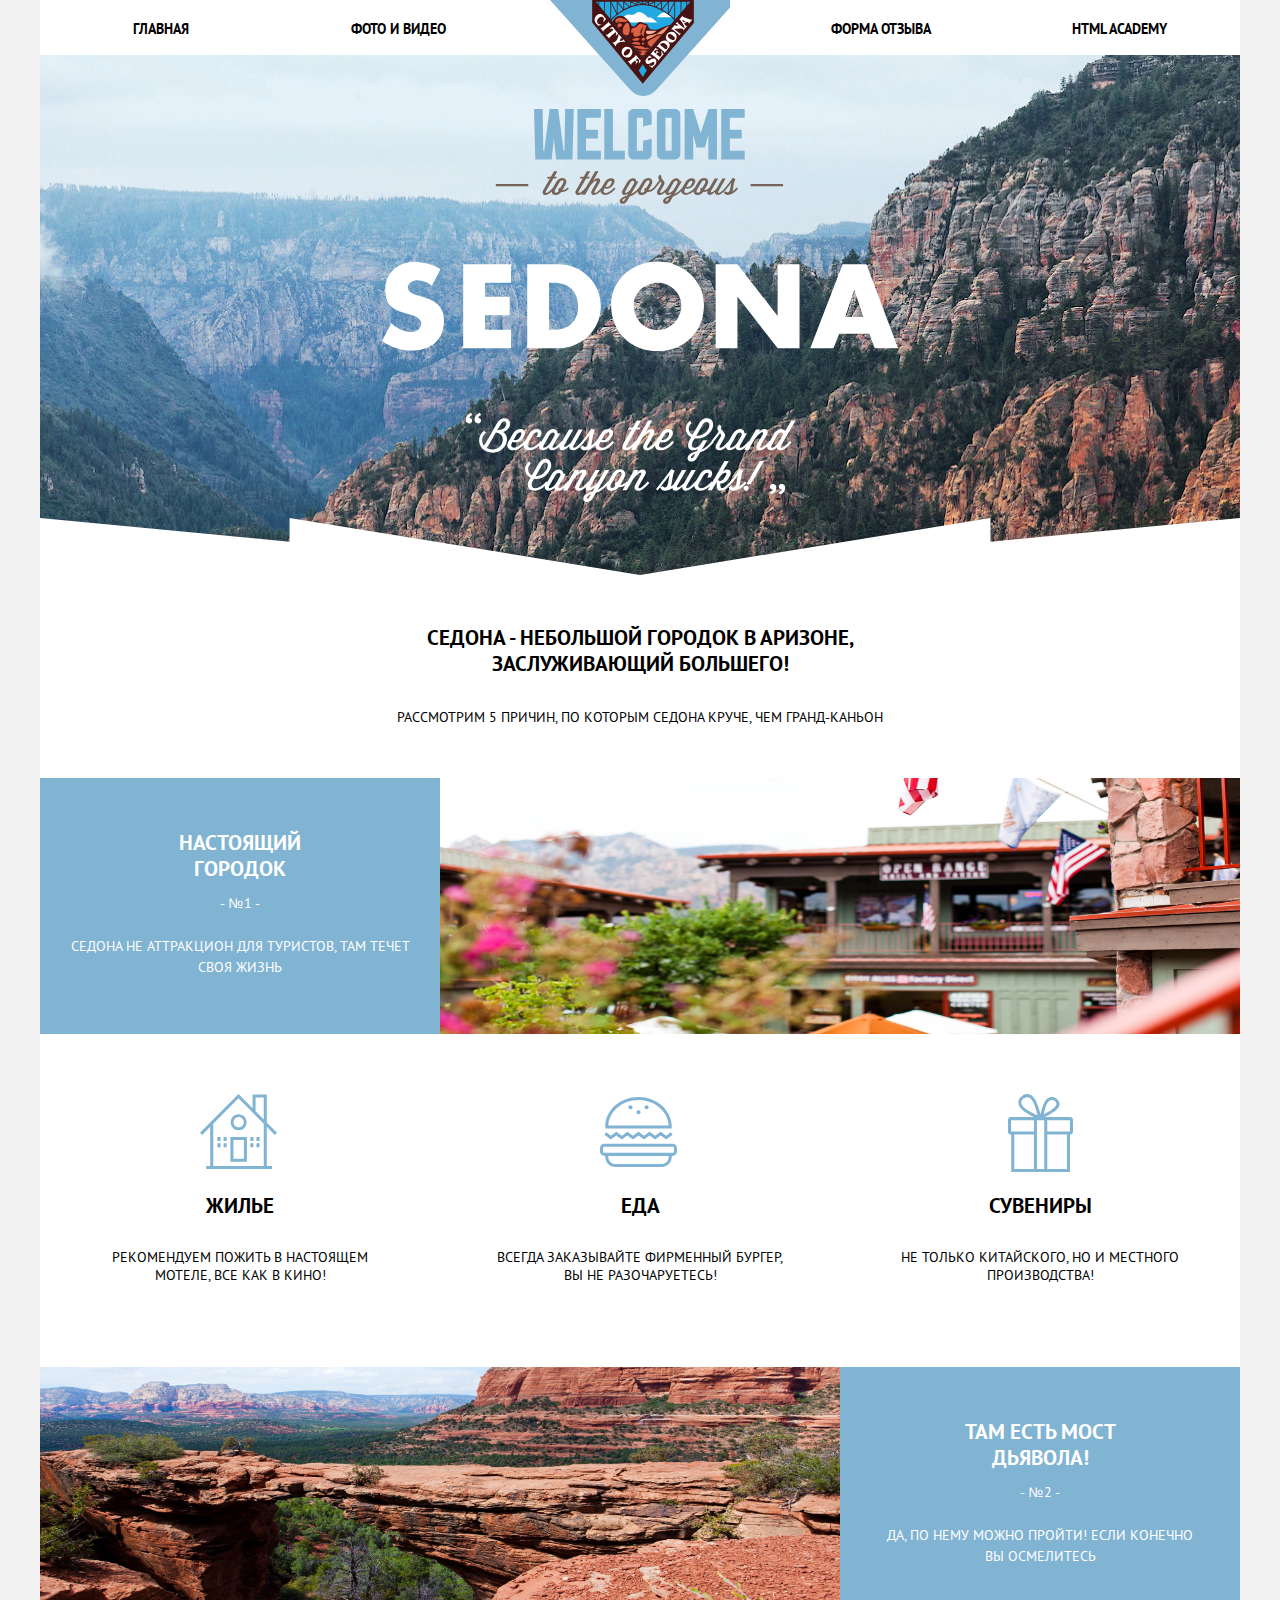
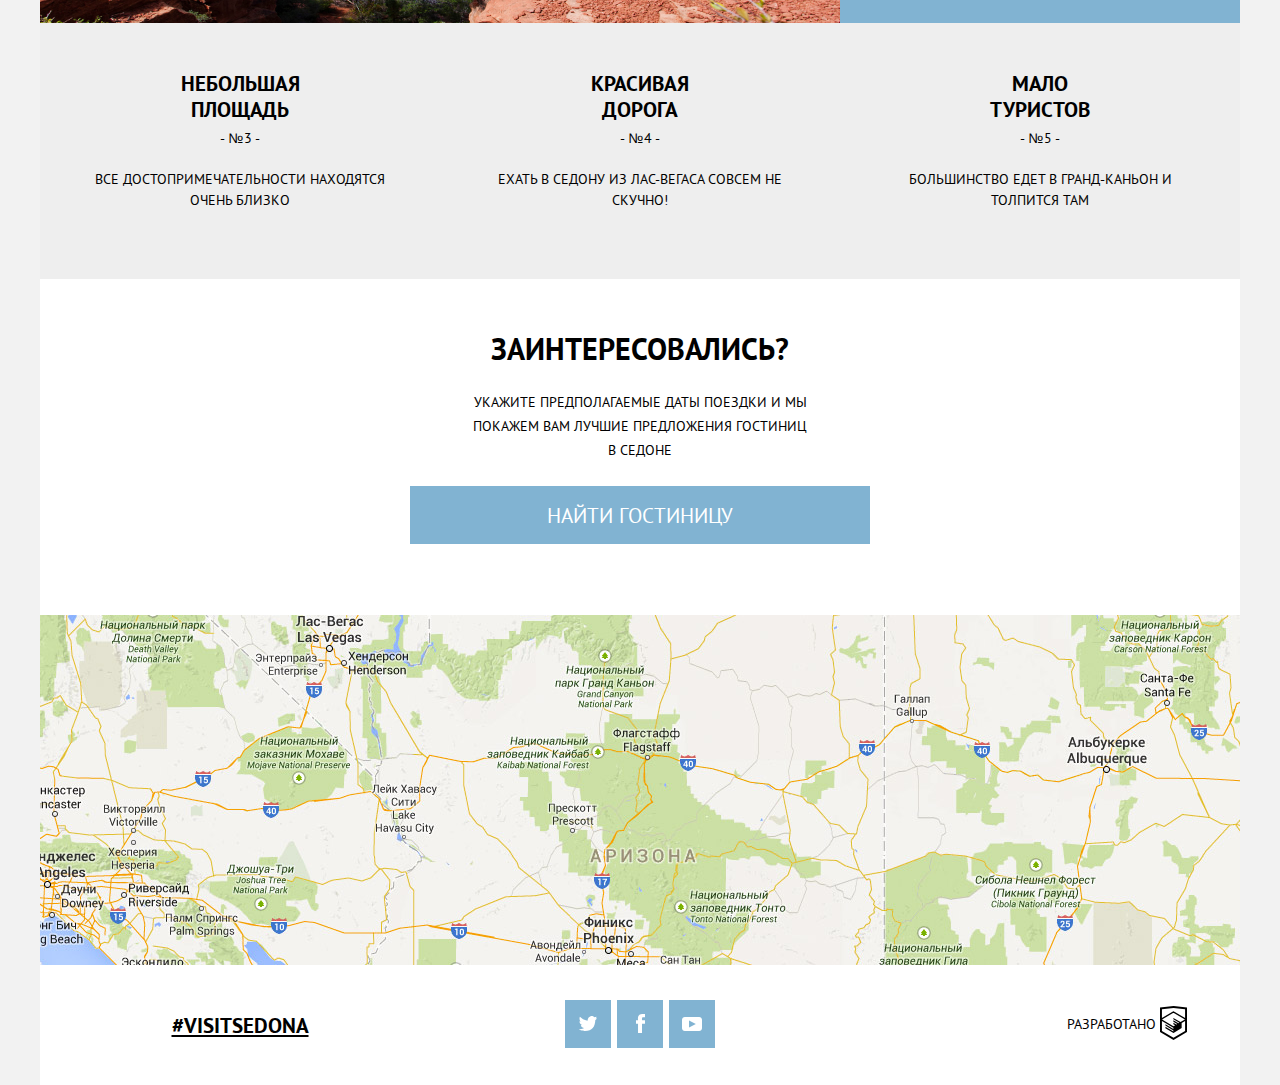
<file: index.html>
<!DOCTYPE html>
<html lang="ru">
  <head>
    <meta charset="utf-8">
    <meta name="viewport" content="width=device-width, initial-scale=1">
    <title>HTML Academy: Седона</title>
    <link href="css/style.css" rel="stylesheet">
  </head>
  <body>
    <header class="main-header main-header--index">
      <nav class="nav-block  nav-block--index">
        <ul class="nav-block__items">
          <div class="nav-block__wrapper">
            <li class="nav-block__item  nav-block__item--small nav-block__item--cross">
              <a class="nav-block__content">Главная</a>
            </li>
            <li class="nav-block__item  nav-block__item--right">
              <a class="nav-block__content" href="photo.html">Фото и видео</a>
            </li>
          </div>
          <div class="nav-block__wrapper">
            <li class="nav-block__item  nav-block__item--left">
              <a class="nav-block__content" href="form.html">Форма отзыва</a>
            </li>
            <li class="nav-block__item  nav-block__item--small  nav-block__item--academy">
              <a class="nav-block__content" href="">HTML Academy</a>
            </li>
          </div>
          <li class="nav-block__item nav-block__item--menu">
          </li>
        </ul>
      </nav>
      <div class="main-header__logo"></div>
      <div class="main-header__welcome-text"></div>
      <h1 class="main-header__title">Седона - небольшой городок в Аризоне, заслуживающий большего!</h1>
      <p class="main-header__text">Рассмотрим 5 причин, по которым Седона круче, чем Гранд-Каньон</p>
    </header>
    <main class="index-main">
      <section class="five-reasons">
        <div class="five-reasons__blue-wrapper  five-reasons__blue-wrapper--shaped  five-reasons__blue-wrapper--left">
          <h2 class="five-reasons__title">Настоящий городок</h2>
          <span class="five-reasons__text">- №1 -</span>
          <p class="five-reasons__text">Седона не аттракцион для туристов, там течет своя жизнь</p>
        </div>
        <div class="five-reasons__image-wrapper">
          <img class="five-reasons__picture" src="img/photo-city.jpg" srcset="img/photo-city@2x.jpg" alt="Фотография">
        </div>
      </section>
      <section class="five-reasons">
        <ul class="five-reasons__list">
          <li class="five-reasons__list-item  five-reasons__list-item--cottage">
            <h3>Жилье</h3>
            <p>Рекомендуем пожить в настоящем мотеле, все как в кино!</p>
          </li>
          <li class="five-reasons__list-item five-reasons__list-item--souvenir">
            <h3>Сувениры</h3>
            <p>Не только китайского, но и местного производства!</p>
          </li>
          <li class="five-reasons__list-item five-reasons__list-item--hamburger">
            <h3>Еда</h3>
            <p>Всегда заказывайте фирменный бургер, вы не разочаруетесь!</p>
          </li>
        </ul>
      </section>
      <section class="five-reasons">
        <div class="five-reasons__blue-wrapper  five-reasons__blue-wrapper--right">
          <h2 class="five-reasons__title">Там есть Мост Дьявола!</h2>
          <span class="five-reasons__text">- №2 -</span>
          <p class="five-reasons__text">Да, по нему можно пройти! Если конечно вы осмелитесь</p>
        </div>
        <div class="five-reasons__image-wrapper">
          <img class="five-reasons__picture" src="img/photo-bridge.jpg" srcset="img/photo-bridge@2x.jpg" alt="Фотография">
        </div>
      </section>
      <div class="section-wrapper">
        <section class="five-reasons  five-reasons--small">
          <div class="five-reasons__wrapper">
            <h2 class="five-reasons__title">Небольшая площадь</h2>
            <span class="five-reasons__text">- №3 -</span>
            <p class="five-reasons__text">Все достопримечательности находятся очень близко</p>
          </div>
        </section>
        <section class="five-reasons  five-reasons--small">
          <div class="five-reasons__wrapper">
            <h2 class="five-reasons__title">Красивая дорога</h2>
            <span class="five-reasons__text">- №4 -</span>
            <p class="five-reasons__text">Ехать в Седону из Лас-Вегаса совсем не скучно!</p>
          </div>
        </section>
        <section class="five-reasons  five-reasons--small">
          <div class="five-reasons__wrapper">
            <h2 class="five-reasons__title">Мало туристов</h2>
            <span class="five-reasons__text">- №5 -</span>
            <p class="five-reasons__text">Большинство едет в Гранд-Каньон и толпится там</p>
          </div>
        </section>
      </div>
      <div class="interested">
      <h2 class="interested__title">Заинтересовались?</h2>
      <p class="interested__text">Укажите предполагаемые даты поездки и мы покажем вам лучшие предложения гостиниц в Седоне</p>
      <a class="btn">Найти гостиницу</a>
      </div>
      <div class="map">
      </div>
    </main>
    <footer class="main-footer">
      <div class="main-footer__hashteg-wrapper">
        <a class="main-footer__hashteg" href="#">#VisitSedona</a>
      </div>
      <div class="social-links">
        <a class="social-links__link  social-links__link--tw" href="#"></a>
        <a class="social-links__link  social-links__link--fb" href="#"></a>
        <a class="social-links__link  social-links__link--youtube" href="#"></a>
      </div>
      <div class="main-footer__developed-wrapper">
        <span class="main-footer__developed-by">Разработано <a class="main-footer__logo" href="#"><span class="hidden">HTML Academy</span></a></span>
      </div>
    </footer>
  </body>
</html>
</file>
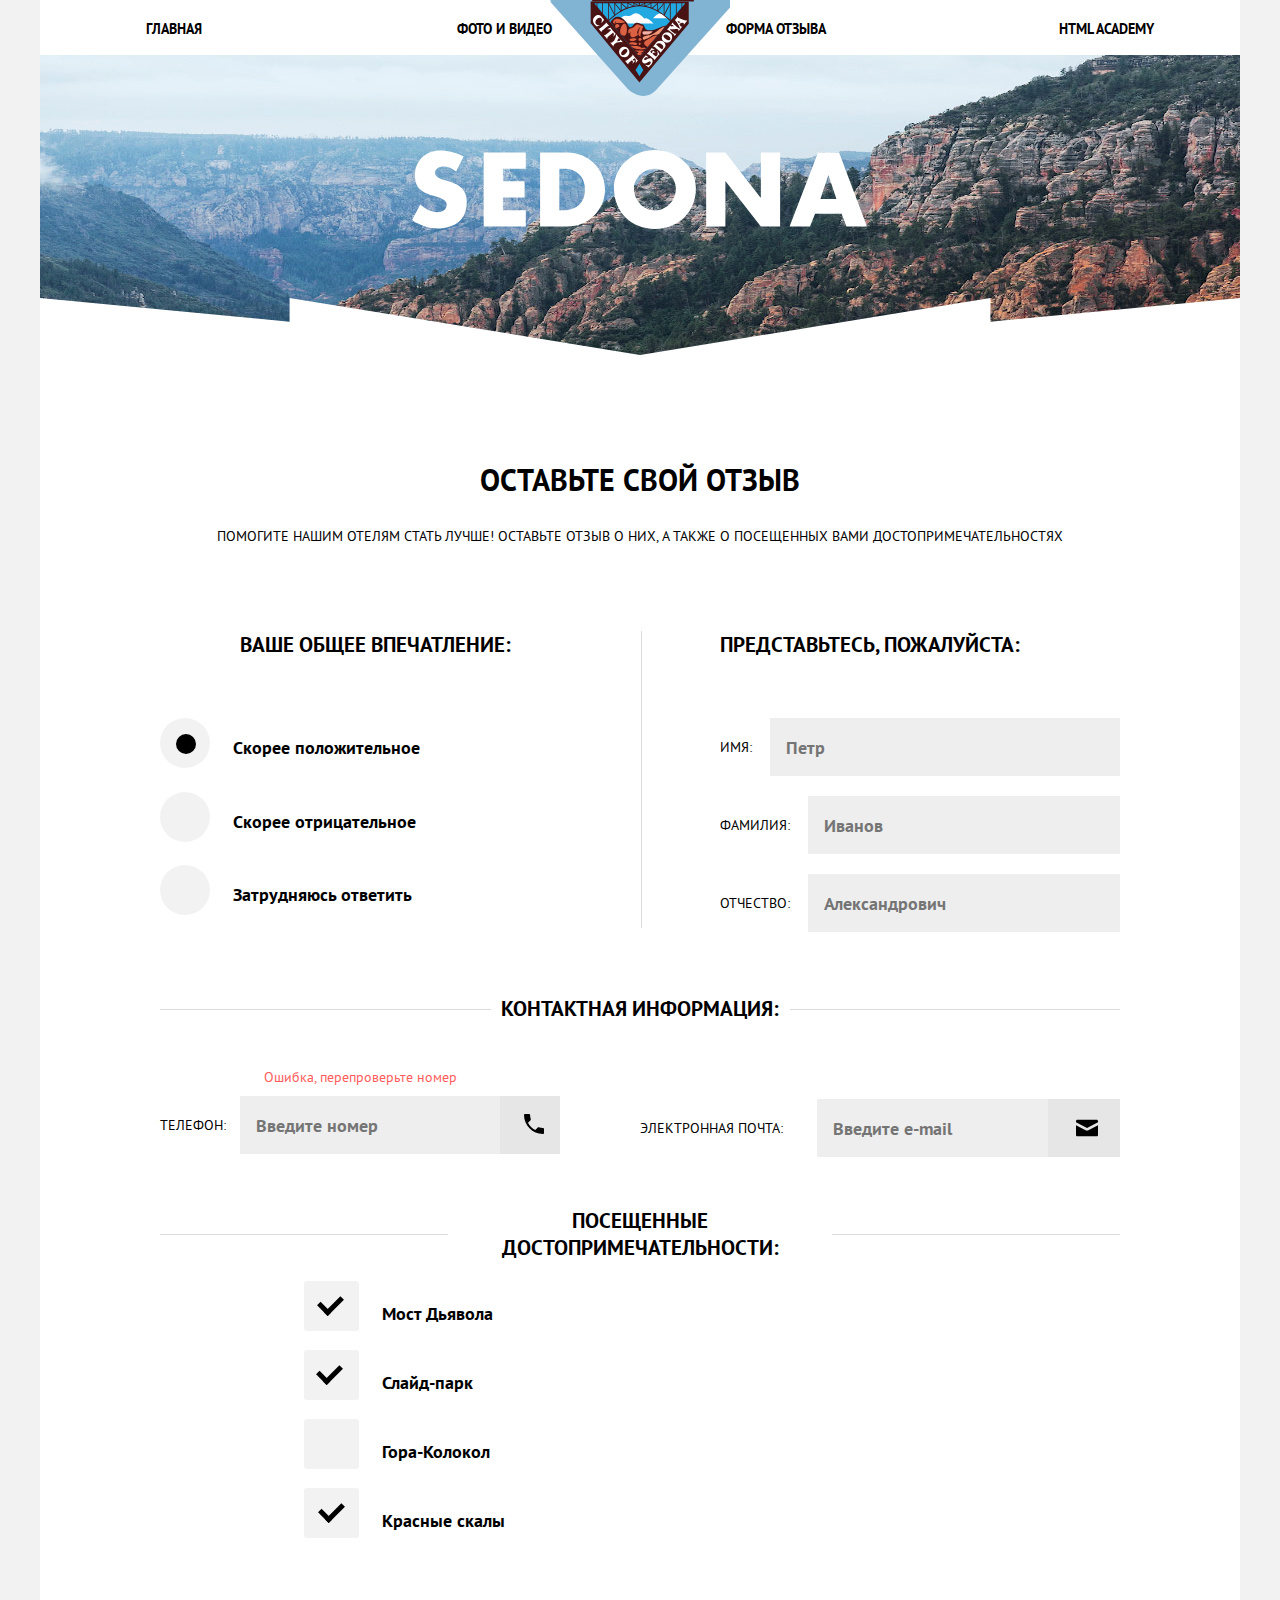
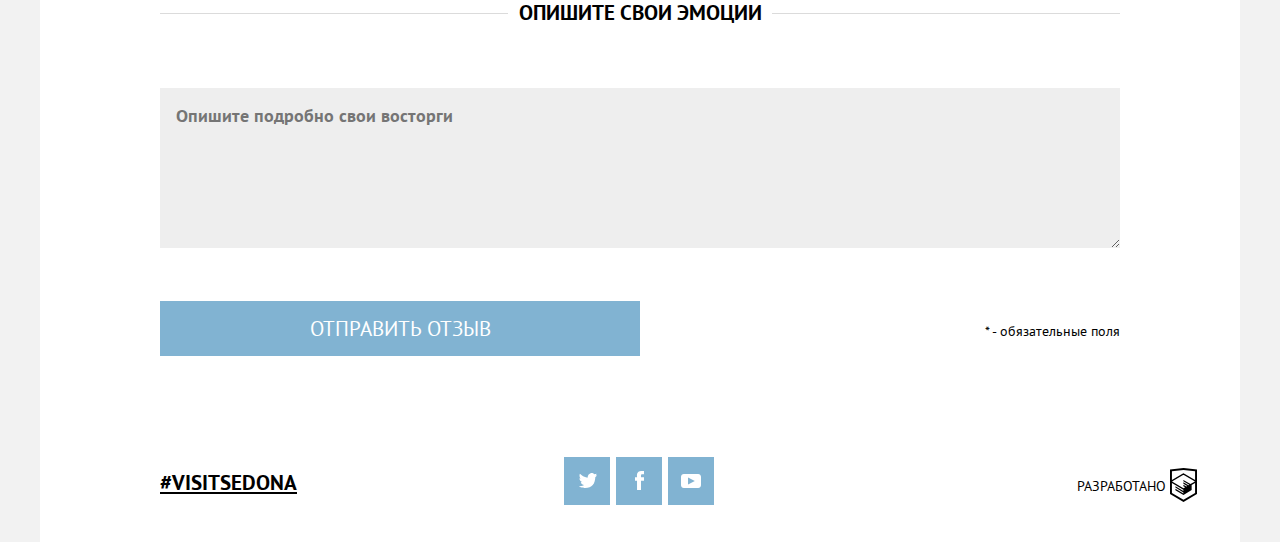
<file: form.html>
<!DOCTYPE html>
<html lang="ru">
  <head>
    <meta charset="utf-8">
    <meta name="viewport" content="width=device-width, initial-scale=1">
    <meta http-equiv="X-UA-Compatible" content="IE=edge">
    <title>Форма отзыва</title>
    <link href="css/style.css" rel="stylesheet">
    <script src="js/script.js"></script>
  </head>
  <body>
    <header class="main-header main-header--form">
      <nav class="nav-block  nav-block--form">
        <ul class="nav-block__items">
          <li class="nav-block__item  nav-block__item--small nav-block__item--cross  nav-block__item--main">
            <a class="nav-block__content" href="index.html">Главная</a>
          </li>
          <li class="nav-block__item  nav-block__item--photo">
            <a class="nav-block__content" href="photo.html">Фото и видео</a>
          </li>
          <li class="nav-block__item  nav-block__item--feedback  nav-block__item--current">
            <a class="nav-block__content">Форма отзыва</a>
          </li>
          <li class="nav-block__item  nav-block__item--small  nav-block__item--academy">
            <a class="nav-block__content" href="">HTML Academy</a>
          </li>
          <li class="nav-block__item nav-block__item--menu">
          </li>
        </ul>
      </nav>
      <div class="main-header__logo">
        <picture>
          <source media="(min-width:1200px)" srcset="img/logo-sedona-desktop.svg">
          <source media="(min-width:768px)" srcset="img/logo-sedona-tablet.svg">
          <img width="190px" height="96px" src="img/logo-sedona-mobile.svg" alt="Фото">
        </picture>
      </div>
      <h1 class="main-header__title  main-header__title--form">Оставьте свой отзыв</h1>
      <p class="main-header__text">Помогите нашим отелям стать лучше! Оставьте отзыв о них, а также о посещенных вами достопримечательностях</p>
    </header>
    <main class="form-main">
      <form class="form" name="feedback">
        <div class="form-fieldset  form-fieldset--introduction">
          <div class="form-fieldset__legend  form-fieldset__legend--introduction">Представьтесь<span class="hidden">, пожалуйста:</span></div>
          <label class="text-label">
            <span class="text-label__info">Имя:</span>
            <input class="text-label__input" type="text" name="name" placeholder="Петр">
          </label>
          <label class="text-label">
            <span class="text-label__info">Фамилия:</span>
            <input class="text-label__input"  type="text" name="second-name" placeholder="Иванов">
          </label>
          <label class="text-label">
            <span class="text-label__info">Отчество:</span>
            <input class="text-label__input"  type="text" name="patronymic" placeholder="Александрович">
          </label>
        </div>
        <div class="form-fieldset  form-fieldset--contacts">
          <div class="form-fieldset__legend  form-fieldset__legend--contacts"><span class="form-fieldset__legend-text-wrapper">Контактная информация:</span></div>
          <label class="text-label  text-label--tel">
            <span class="text-label__info"><span class="hidden">Контактный</span> телефон:</span>
            <span class="text-label__warning">Ошибка, перепроверьте номер</span>
            <input class="text-label__input" type="tel" name="phone-num" pattern="[0-9]{1}-[0-9]{3}-[0-9]{3}-[0-9]{2}-[0-9]{2}" placeholder="Введите номер">
          </label>
          <label class="text-label  text-label--email">
            <span class="text-label__info">Электронная почта:</span>
            <input class="text-label__input" type="email" name="email" placeholder="Введите e-mail">
          </label>
        </div>
        <div class="form-fieldset  form-fieldset--impression">
          <div class="form-fieldset__legend  form-fieldset__legend--impression">Ваше общее впечатление:</div>
          <label class="radio-label">
            <input type="radio" class="radio-label__input" name="impression" value="Скорее положительное" checked><span class="radio-label__name">Скорее положительное</span>
          </label>
          <label class="radio-label">
            <input type="radio" class="radio-label__input" name="impression" value="Скорее отрицательное"><span class="radio-label__name">Скорее отрицательное</span>
          </label>
          <label class="radio-label">
            <input type="radio" class="radio-label__input" name="impression" value="Затрудняюсь ответить"><span class="radio-label__name">Затрудняюсь ответить</span>
          </label>
        </div>
        <div class="form-fieldset  form-fieldset--sights">
          <div class="form-fieldset__legend  form-fieldset__legend--sights"><span class="form-fieldset__legend-text-wrapper">Посещенные достопримечательности:</span></div>
          <label class="checkbox-label  checkbox-label--devil">
            <input class="checkbox-label__input" type="checkbox" name="sights" checked><span class="checkbox-label__name">Мост Дьявола</span>
          </label>
          <label class="checkbox-label  checkbox-label--park">
            <input class="checkbox-label__input"  type="checkbox" name="sights" checked><span class="checkbox-label__name">Слайд-парк</span>
          </label>
          <label class="checkbox-label  checkbox-label--mount-bell">
            <input class="checkbox-label__input"  type="checkbox" name="sights"><span class="checkbox-label__name">Гора-Колокол</span>
          </label>
          <label class="checkbox-label  checkbox-label--red-mounts">
            <input class="checkbox-label__input"  type="checkbox" name="sights" checked><span class="checkbox-label__name">Красные скалы</span>
          </label>
        </div>
        <div class="form-fieldset   form-fieldset--emotions">
          <div class="form-fieldset__legend  form-fieldset__legend--emotions"><span class="form-fieldset__legend-text-wrapper">Опишите свои эмоции</span></div>
          <label class="text-label  text-label--textarea">
            <textarea class="text-label__input" name="emotions" placeholder="Опишите подробно свои восторги"></textarea>
          </label>
        </div>
        <div class="form-fieldset   form-fieldset--feedback">
          <a class="btn">Отправить отзыв</a>
          <span class="form-fieldset__hidden-text">* - обязательные поля</span>
        </div>
        <div class="failure-popup">
          <span class="failure-popup__title">Что-то пошло не так!</span>
          <p class="failure-popup__text">Проверьте поля, выделенные красным, скорее всего вы забыли их заполнить</p>
          <div class="btn">Ок</div>
        </div>
        <div class="succes-popup">
          <div class="succes-popup__text-wrapper">
            <span class="succes-popup__title">Ваш отзыв отправлен!</span>
            <p class="succes-popup__text">Спасибо за ваше участие, ваш отзыв уже поступил к нам. В ближайшее время мы опубликуем его на сайте.</p>
          </div>
          <div class="btn">Закрыть окно</div>
        </div>
      </form>
    </main>
    <footer class="main-footer main-footer--form">
      <div class="main-footer__hashteg-wrapper">
        <a class="main-footer__hashteg" href="#">#VisitSedona</a>
      </div>
      <div class="social-links">
        <a class="social-links__link  social-links__link--tw" href="#"></a>
        <a class="social-links__link  social-links__link--fb" href="#"></a>
        <a class="social-links__link  social-links__link--youtube" href="#"></a>
      </div>
      <div class="main-footer__developed-wrapper">
        <span class="main-footer__developed-by">Разработано <a class="main-footer__logo" href="#"><span class="hidden">HTML Academy</span></a></span>
      </div>     
    </footer>
  </body>
</html>
</file>
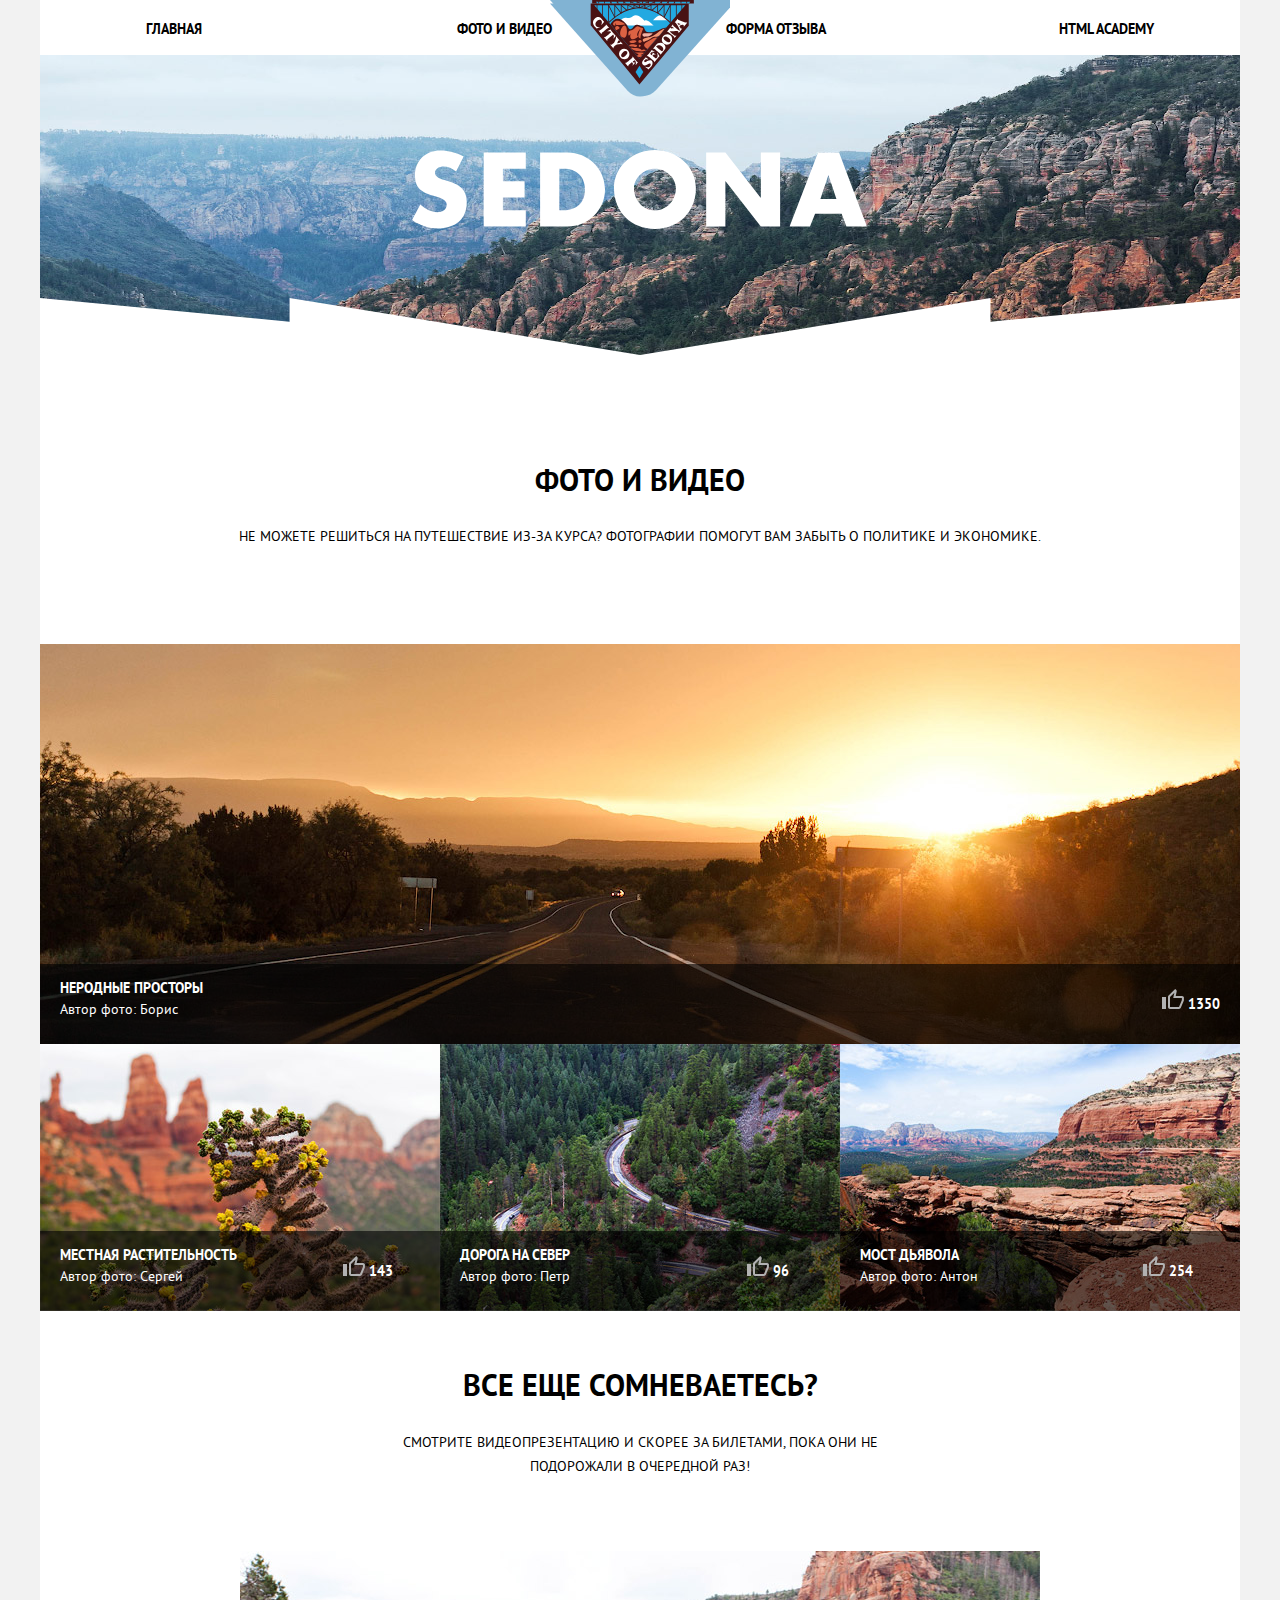
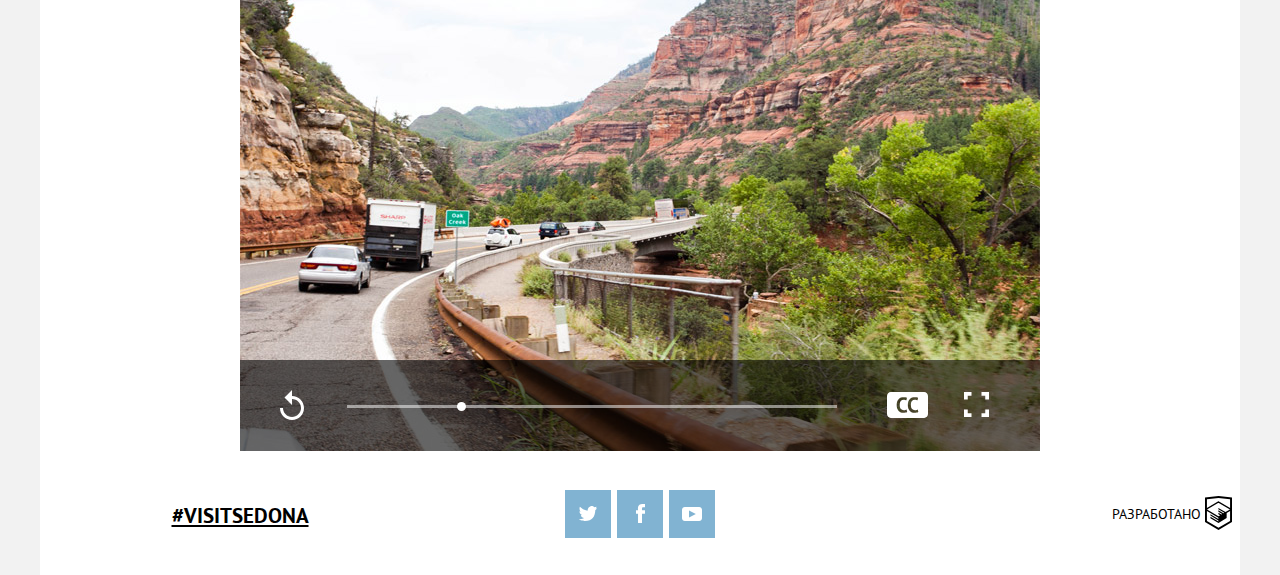
<file: photo.html>
<!DOCTYPE html>
<html lang="ru">
  <head>
    <meta charset="utf-8">
    <meta name="viewport" content="width=device-width, initial-scale=1">
    <meta http-equiv="X-UA-Compatible" content="IE=edge">
    <title>HTML Academy: Седона</title>
    <link href="css/style.css" rel="stylesheet">
    <script src="js/script.js"></script>
  </head>
  <body>
    <header class="main-header main-header--photo">
      <nav class="nav-block  nav-block--photo">
        <ul class="nav-block__items">
          <li class="nav-block__item  nav-block__item--small nav-block__item--cross  nav-block__item--main">
            <a class="nav-block__content" href="index.html">Главная</a>
          </li>
          <li class="nav-block__item  nav-block__item--photo  nav-block__item--current">
            <a class="nav-block__content">Фото и видео</a>
          </li>
          <li class="nav-block__item  nav-block__item--feedback">
            <a class="nav-block__content" href="form.html">Форма отзыва</a>
          </li>
          <li class="nav-block__item  nav-block__item--small  nav-block__item--academy">
            <a class="nav-block__content" href="">HTML Academy</a>
          </li>
          <li class="nav-block__item nav-block__item--menu">
          </li>
        </ul>
      </nav>
      <div class="main-header__logo">
        <picture>
          <source media="(min-width:1200px)" srcset="img/logo-sedona-desktop.svg">
          <source media="(min-width:768px)" srcset="img/logo-sedona-tablet.svg">
          <img width="190px" height="100px" src="img/logo-sedona-mobile.svg" alt="Фото">
        </picture>
      </div>
      <h1 class="main-header__title  main-header__title--photo">Фото и видео</h1>
      <p class="main-header__text">Не можете решиться на путешествие из-за курса? Фотографии помогут вам забыть о политике и экономике.</p>
    </header>
    <main class="photo-main">
      <section class="photo-section  photo-section--big">
        <a class="photo-section__photo">
          <picture>
            <source media="(min-width:1200px)" srcset="img/photo-1-desktop.jpg 1x, img/photo-1-desktop@2x.jpg 2x">
            <source media="(min-width:768px)" srcset="img/photo-1-tablet.jpg 1x, img/photo-1-tablet@2x.jpg 2x">
            <img src="img/photo-1-mobile.jpg" srcset="img/photo-1-mobile@2x.jpg 2x" alt="Фото">
          </picture>
        </a>
        <div class="photo-section__big-wrapper">
          <div class="photo-section__title-wrapper">
            <h3 class="photo-section__title">Неродные просторы</h3>
            <span class="photo-section__author">Автор фото: Борис</span>
          </div>
          <div class="like-wrapper">
            <a class="like"><span class="hidden">Like</span></a>
            <span class="like-wrapper__like-counter">1350</span>
          </div>
        </div>
      </section>
      <section class="photo-section  photo-section--small">
        <a class="photo-section__photo">
          <picture>
            <source media="(min-width:1200px)" srcset="img/photo-2-desktop.jpg 1x, img/photo-2-desktop@2x.jpg 2x">
            <source media="(min-width:768px)" srcset="img/photo-2-tablet.jpg 1x, img/photo-2-tablet@2x.jpg 2x">
            <img src="img/photo-2-mobile.jpg" srcset="img/photo-2-mobile@2x.jpg 2x" alt="Фото">
          </picture>
        </a>
        <div class="photo-section__big-wrapper">
          <div class="photo-section__title-wrapper">
            <h3 class="photo-section__title">Местная растительность</h3>
            <span class="photo-section__author">Автор фото: Сергей</span>
          </div>
          <div class="like-wrapper">
            <a class="like"><span class="hidden">Like</span></a>
            <span class="like-wrapper__like-counter">143</span>
          </div>
        </div>
      </section>
      <section class="photo-section  photo-section--small">
        <a class="photo-section__photo">
          <picture>
            <source media="(min-width:1200px)" srcset="img/photo-3-desktop.jpg 1x, img/photo-3-desktop@2x.jpg 2x">
            <source media="(min-width:768px)" srcset="img/photo-3-tablet.jpg 1x, img/photo-3-tablet@2x.jpg 2x">
            <img src="img/photo-3-mobile.jpg" srcset="img/photo-3-mobile@2x.jpg 2x" alt="Фото">
          </picture>
        </a>
        <div class="photo-section__big-wrapper">
          <div class="photo-section__title-wrapper">
            <h3 class="photo-section__title">Дорога на север</h3>
            <span class="photo-section__author">Автор фото: Петр</span>
          </div>
          <div class="like-wrapper">
            <a class="like"><span class="hidden">Like</span></a>
            <span class="like-wrapper__like-counter  like-wrapper__like-counter--different">96</span>
          </div>
        </div>
      </section>
      <section class="photo-section  photo-section--small">
        <a class="photo-section__photo">
          <picture>
            <source media="(min-width:1200px)" srcset="img/photo-4-desktop.jpg 1x, img/photo-4-desktop@2x.jpg 2x">
            <source media="(min-width:768px)" srcset="img/photo-4-tablet.jpg 1x, img/photo-4-tablet@2x.jpg 2x">
            <img src="img/photo-4-mobile.jpg" srcset="img/photo-4-mobile@2x.jpg 2x" alt="Фото">
          </picture>
        </a>
        <div class="photo-section__big-wrapper">
          <div class="photo-section__title-wrapper">
            <h3 class="photo-section__title">Мост Дьявола</h3>
            <span class="photo-section__author">Автор фото: Антон</span>
          </div>
          <div class="like-wrapper">
            <a class="like"><span class="hidden">Like</span></a>
            <span class="like-wrapper__like-counter">254</span>
          </div>
        </div>
      </section>
      <section class="video-section">
        <h3 class="video-section__title">Все еще сомневаетесь?</h3>
        <p class="video-section__text">Смотрите видеопрезентацию и скорее за билетами, пока они не подорожали в очередной раз!</p>
        <picture>
          <source media="(min-width:1200px)" srcset="img/video-desktop.jpg 1x, img/video-desktop@2x.jpg 2x">
          <source media="(min-width:768px)" srcset="img/video-tablet.jpg 1x, img/video-tablet@2x.jpg 2x">
          <img class="video-section__video" src="img/video-mobile.jpg" srcset="img/video-mobile@2x.jpg 2x" alt="Видео">
        </picture>
        <div class="video-section__rewind-wrapper">
          <div class="video-section__scale"></div>
          <div class="video-section__current-point"></div>
        </div>
        <div class="video-section__controls">
          <div class="video-section__replay"></div>
          <div class="video-section__sub-wrapper">
            <div class="video-section__subtitles"></div>
            <div class="video-section__fullscreen"></div>
          </div>
        </div>
      </section>
    </main>
    <footer class="main-footer main-footer--photo">
      <div class="main-footer__hashteg-wrapper">
        <a class="main-footer__hashteg" href="#">#VisitSedona</a>
      </div>
      <div class="social-links">
        <a class="social-links__link  social-links__link--tw" href="#"></a>
        <a class="social-links__link  social-links__link--fb" href="#"></a>
        <a class="social-links__link  social-links__link--youtube" href="#"></a>
      </div>
      <div class="main-footer__developed-wrapper">
        <span class="main-footer__developed-by">Разработано <a class="main-footer__logo" href="#"><span class="hidden">HTML Academy</span></a></span>
      </div>
    </footer>
  </body>
</html>
</file>
<file: css/style.css>
@font-face {
  font-family: "PT Sans Regular";
  src: url("../fonts/ptsans.woff") format("woff"), url("../fonts/ptsans.woff2") format("woff2");
  line-height: 22px;
  font-size: 16px;
  font-style: normal;
  font-weight: 400;
}
@font-face {
  font-family: "PT Sans Regular";
  src: url("../fonts/ptsansbold.woff") format("woff"), url("../fonts/ptsansbold.woff2") format("woff2");
  line-height: 22px;
  font-size: 16px;
  font-weight: 700;
  font-style: normal;
}
body {
  font-family: "PT Sans Regular", "Arial", sans-serif;
  margin: 0;
  padding: 0;
  font-size: 14px;
  width: auto;
}
@media (min-width:1200px) {
  body {
    width: 1200px;
    margin: 0 auto;
    background-color: #f2f2f2;
  }
}
h1 {
  margin: 0;
  padding: 0;
  font-family: "PT Sans Regular";
}
h2 {
  margin: 0;
  padding: 0;
  font-family: "PT Sans Regular";
}
h3 {
  margin: 0;
  padding: 0;
  font-family: "PT Sans Regular";
}
p {
  margin: 0;
  padding: 0;
}
span {
  margin: 0;
  padding: 0;
}
img {
  padding: 0;
  max-width: 100%;
  margin: 0;
}
input {
  margin: 0;
  padding: 0;
}
.btn {
  text-align: center;
  padding: 20px 45px;
  min-height: 60px;
  box-sizing: border-box;
  display: block;
  background-color: #81b3d2;
  color: #ffffff;
  font-family: "PT Sans Regular";
  font-size: 21px;
}
.hidden {
  display: none;
}
.form-main {
  background-color: #ffffff;
}
@media (min-width: 768px) {
  .form {
    display: flex;
    flex-direction: row;
    flex-wrap: wrap;
    padding: 0 60px;
  }
}
@media (min-width:1200px) {
  .form {
    padding: 0 120px;
    justify-content: space-between;
  }
}
.form-fieldset {
  padding: 10px 20px;
  border-top: 1px solid #e5e5e5;
  margin-bottom: 17px;
}
.form-fieldset__legend {
  font-family: "PT Sans Regular";
  font-size: 18px;
  font-weight: bold;
  text-align: center;
  margin-bottom: 26px;
  text-transform: uppercase;
}
.form-fieldset__radio-label {
  font-size: 18px;
  font-family: "PT Sans Regular";
  font-weight: bold;
}
.form-fieldset__checkbox-label {
  font-size: 18px;
  font-family: "PT Sans Regular";
  font-weight: bold;
}
.form-fieldset__hidden-text {
  display: none;
}
.form-fieldset--introduction .text-label:not(:last-of-type) {
  margin-bottom: 20px;
}
.form-fieldset .hidden {
  display: inline;
}
.form-fieldset--impression {
  display: flex;
  flex-direction: column;
  padding-top: 20px;
}
.form-fieldset__warning {
  color: #ff5c5c;
  padding-left: 20px;
  display: block;
  margin: 10px 0;
  margin-bottom: 22px;
}
.form-fieldset--sights {
  min-height: 290px;
  display: flex;
  flex-direction: column;
  justify-content: center;
  align-items: flex-start;
  margin-bottom: 3px;
}
.form-fieldset--sights .checkbox-label {
  display: block;
  margin-bottom: 9px;
}
.form-fieldset--sights .form-fieldset__legend {
  margin-bottom: 18px;
}
.form-fieldset--feedback {
  padding: 0 20px;
}
.form-fieldset--feedback .btn {
  width: 100%;
  margin-top: 15px;
  padding: 14px 45px;
  min-height: 55px;
  text-transform: uppercase;
}
.form-fieldset--emotions {
  padding-top: 18px;
}
@media (min-width: 768px) {
  .form-fieldset {
    border: none;
    padding: 0;
  }
  .form-fieldset__legend {
    font-size: 21px;
    margin-bottom: 38px;
    position: relative;
  }
  .form-fieldset__legend--introduction {
    padding-left: 20px;
    margin-bottom: 60px;
  }
  .form-fieldset__legend--impression {
    margin-bottom: 50px;
  }
  .form-fieldset__legend--contacts {
    margin-bottom: 31px;
  }
  .form-fieldset--impression {
    order: 1;
    width: 50%;
    display: flex;
    flex-direction: column;
    align-items: flex-start;
    justify-content: space-between;
    box-sizing: border-box;
    margin-bottom: 67px;
    border-right: 1px solid #f2f2f2;
  }
  .form-fieldset--introduction {
    order: 2;
    width: 50%;
    display: flex;
    flex-direction: column;
    align-items: flex-start;
    padding-left: 40px;
    box-sizing: border-box;
    margin-bottom: 67px;
  }
  .form-fieldset--introduction .hidden {
    display: none;
  }
  .form-fieldset--feedback {
    width: 100%;
    display: flex;
    order: 6;
    justify-content: space-between;
    align-items: baseline;
    margin-bottom: 60px;
  }
  .form-fieldset--feedback .btn {
    width: 50%;
  }
  .form-fieldset--contacts {
    order: 3;
    width: 100%;
    margin-bottom: 54px;
  }
  .form-fieldset--contacts .hidden {
    display: inline;
  }
  .form-fieldset--sights {
    order: 4;
    width: 100%;
    min-height: 250px;
    -ms-grid-row-align: center;
        align-items: center;
    margin-bottom: 22px;
  }
  .form-fieldset--sights .form-fieldset__legend {
    margin-bottom: 6px;
    padding: 0 20%;
  }
  .form-fieldset--emotions {
    order: 5;
    width: 100%;
    margin-bottom: 38px;
  }
  .form-fieldset--emotions .form-fieldset__legend {
    margin-bottom: 62px;
  }
  .form-fieldset__legend--impression {
    text-align: left;
  }
  .form-fieldset__checkbox-wrapper {
    width: 100%;
    display: flex;
    justify-content: space-around;
  }
  .form-fieldset__checkbox-column {
    width: 50%;
    display: flex;
    flex-direction: column;
    min-height: 223px;
    flex-wrap: wrap;
    align-items: flex-end;
    justify-content: center;
  }
  .form-fieldset__checkbox-column--flex-start {
    -ms-grid-row-align: flex-start;
        align-items: flex-start;
    padding-left: 30px;
    box-sizing: border-box;
  }
  .form-fieldset__checkbox-column .checkbox-label:not(:last-child) {
    margin-bottom: 16px;
  }
  .form-fieldset__warning {
    display: none;
  }
  .form-fieldset__hidden-text {
    display: inline;
  }
}
.form-fieldset__legend--sights::before,
.form-fieldset__legend--contacts::before,
.form-fieldset__legend--emotions::before {
  content: "";
  width: 100%;
  height: 1px;
  background-color: #dbdbdb;
  position: absolute;
  left: 0;
  top: 50%;
}
.form-fieldset__legend-text-wrapper {
  background-color: #ffffff;
  display: inline-block;
  position: relative;
  z-index: 1;
  padding-left: 0.5em;
  padding-right: 0.5em;
}
@media (min-width:1200px) {
  .form-fieldset--impression {
    order: 1;
    width: 482px;
    border-right: 1px solid #dbdbdb;
  }
  .form-fieldset--introduction {
    order: 2;
    width: 400px;
    padding-left: 0;
    margin-bottom: 63px;
  }
  .form-fieldset--introduction .form-fieldset__legend {
    padding-left: 0;
  }
  .form-fieldset--introduction .hidden {
    display: inline;
  }
  .form-fieldset--contacts {
    order: 3;
    width: 960px;
    display: flex;
    justify-content: space-between;
    align-items: center;
    flex-wrap: wrap;
    margin-bottom: 29px;
  }
  .form-fieldset--contacts .form-fieldset__legend {
    margin-bottom: 46px;
    text-align: center;
  }
  .form-fieldset--sights {
    order: 4;
    width: 960px;
    min-height: 150px;
    margin-bottom: 42px;
  }
  .form-fieldset--sights .form-fieldset__legend {
    padding: 0 30%;
    margin-bottom: 20px;
    text-align: center;
  }
  .form-fieldset--sights .checkbox-label {
    margin: 0;
  }
  .form-fieldset__legend--sights::before,
  .form-fieldset__legend--contacts::before,
  .form-fieldset__legend--emotions::before {
    content: "";
    width: 960px;
    height: 1px;
    background-color: #dbdbdb;
    position: absolute;
    left: 0;
    top: 50%;
  }
  .form-fieldset--emotions {
    order: 5;
    width: 960px;
  }
  .form-fieldset__legend {
    position: relative;
  }
  .form-fieldset__legend--contacts {
    width: 960px;
  }
  .form-fieldset__legend--impression {
    padding-left: 80px;
  }
  .form-fieldset__legend--introduction {
    text-align: left;
  }
  .form-fieldset__legend-text-wrapper {
    background-color: #ffffff;
    display: inline-block;
    position: relative;
    z-index: 1;
    padding-left: 0.5em;
    padding-right: 0.5em;
  }
  .form-fieldset--feedback {
    width: 960px;
    margin-bottom: 66px;
  }
  .form-fieldset__warning {
    display: none;
  }
  .form-fieldset__checkbox-wrapper {
    display: flex;
    justify-content: space-around;
  }
  .form-fieldset__checkbox-column {
    width: 480px;
    flex-direction: row;
    min-height: 100px;
    justify-content: space-around;
    flex-wrap: nowrap;
    -ms-grid-row-align: center;
        align-items: center;
  }
  .form-fieldset__checkbox-column .checkbox-label:not(:last-child) {
    margin-bottom: 0;
  }
  .form-fieldset__checkbox-column .checkbox-label {
    margin: 0;
  }
}
.text-label {
  display: flex;
  justify-content: space-between;
  align-items: center;
  text-transform: uppercase;
  position: relative;
  width: 100%;
}
.text-label__warning {
  display: none;
  color: #ff5c5c;
}
.text-label__input {
  overflow: hidden;
  width: 100%;
  background-color: #eeeeee;
  padding: 16px;
  box-sizing: border-box;
  font-family: "PT Sans Regular";
  font-size: 18px;
  font-weight: bold;
  border: none;
  outline: none;
  min-height: 58px;
}
.text-label--textarea .text-label__input {
  width: 100%;
  resize: vertical;
  min-height: 160px;
  box-sizing: border-box;
}
.text-label__info {
  padding-right: 20px;
}
.text-label--tel,
.text-label--email {
  flex-wrap: wrap;
}
.text-label--tel::after,
.text-label--email::after {
  content: "";
  background-repeat: no-repeat;
  background-image: url("../img/icon-phone.svg");
  background-position: center;
  background-size: 38%;
  background-color: #e6e6e6;
  width: 22%;
  height: 58px;
  position: absolute;
  right: 0;
  bottom: 0;
}
.text-label--tel .text-label__info,
.text-label--email .text-label__info {
  padding-left: 20px;
  padding-bottom: 11px;
}
.text-label--email::after {
  background-image: url("../img/icon-mail.svg");
}
@media (min-width: 768px) {
  .text-label--tel::after,
  .text-label--email::after {
    width: 10%;
  }
  .text-label--tel::after {
    background-size: 34%;
    background-position: 61% 48%;
  }
  .text-label--email::after {
    background-position: 56% 49%;
    background-size: 30%;
  }
  .text-label--tel {
    margin-bottom: 24px;
  }
  .text-label--tel .text-label__info {
    padding-bottom: 10px;
  }
  .text-label__warning {
    display: inline;
    padding-bottom: 10px;
  }
  .text-label__info {
    padding-right: 36px;
  }
}
@media (min-width:1200px) {
  .text-label--tel,
  .text-label--email {
    width: 480px;
    flex-wrap: nowrap;
  }
  .text-label--tel .text-label__info,
  .text-label--email .text-label__info {
    padding-left: 0;
    padding-bottom: 0;
  }
  .text-label--tel::after,
  .text-label--email::after {
    width: 15%;
  }
  .text-label--email {
    -ms-grid-row-align: center;
        align-items: center;
    padding-top: 10px;
  }
  .text-label--email .text-label__info {
    width: 167px;
    display: flex;
    align-self: center;
  }
  .text-label--email .text-label__input {
    width: 316px;
  }
  .text-label--tel {
    width: 400px;
    flex-wrap: wrap;
  }
  .text-label--tel .hidden {
    display: none;
  }
  .text-label--tel .text-label__warning {
    width: 100%;
    order: 1;
    display: flex;
    flex-direction: row;
    justify-content: center;
    text-transform: none;
    margin-bottom: 0;
  }
  .text-label--tel .text-label__info {
    order: 2;
    width: 80px;
    padding-right: 0;
  }
  .text-label--tel .text-label__input {
    order: 3;
    width: 320px;
  }
  .text-label__info {
    padding-left: 0;
    padding-bottom: 0;
    padding-right: 18px;
  }
  .text-label__warning {
    display: inline;
  }
}
.checkbox-label,
.radio-label {
  position: relative;
}
.checkbox-label span,
.radio-label span {
  font-family: "PT Sans Regular";
  font-size: 18px;
  font-weight: bold;
  position: relative;
}
.radio-label__input {
  display: none;
}
.radio-label__name::before {
  content: "";
  width: 55px;
  height: 55px;
  display: inline-block;
  background-color: #f2f2f2;
  border-radius: 100%;
  vertical-align: middle;
  margin-right: 23px;
  margin-bottom: 13px;
}
.radio-label__name::after {
  content: "";
  width: 25px;
  height: 25px;
  border-radius: 100%;
  background-color: #000000;
  position: absolute;
  left: 5.6%;
  top: -28%;
  display: none;
}
.radio-label__input:checked + .radio-label__name::after {
  display: block;
}
@media (min-width: 768px) {
  .radio-label__name::before {
    width: 50px;
    height: 50px;
  }
  .radio-label__name::after {
    width: 20px;
    height: 20px;
    left: 6%;
    top: -12%;
  }
}
.checkbox-label__input {
  display: none;
}
.checkbox-label__name::before {
  content: "";
  width: 55px;
  height: 50px;
  display: inline-block;
  background-color: #f2f2f2;
  vertical-align: middle;
  margin-right: 23px;
  margin-bottom: 19px;
  border-radius: 3px;
}
.checkbox-label__name::after {
  content: "";
  position: absolute;
  left: 9.7%;
  top: -1%;
  width: 18px;
  height: 10px;
  background-color: #f2f2f2;
  border-bottom: 5px solid #000000;
  border-left: 5px solid #000000;
  transform: rotate(-45deg);
  display: none;
}
.checkbox-label__input:checked + .checkbox-label__name::after {
  display: block;
}
@media (min-width: 768px) {
  .checkbox-label {
    width: 70%;
  }
  .checkbox-label__name::after {
    left: 8%;
    top: -31%;
  }
}
.failure-popup {
  display: none;
}
@media (min-width:1200px) {
  .failure-popup {
    position: absolute;
    top: 141%;
    left: 35%;
    width: 400px;
    min-height: 340px;
    background-color: #ffffff;
    display: flex;
    flex-direction: column;
    justify-content: space-around;
    align-items: center;
    z-index: 1;
    text-transform: uppercase;
    display: none;
  }
  .failure-popup__title {
    font-weight: bold;
    font-size: 30px;
    width: 230px;
    text-align: center;
  }
  .failure-popup__text {
    font-size: 14px;
    width: 280px;
  }
  .failure-popup .btn {
    display: flex;
    flex-direction: row;
    justify-content: center;
    align-items: center;
    padding: 0;
    min-height: 60px;
    width: 270px;
  }
}
.index-main {
  text-transform: uppercase;
}
@media (min-width: 768px) {
  .index-main {
    display: flex;
    flex-direction: row;
    flex-wrap: wrap;
  }
}
@media (min-width:1200px) {
  .index-main {
    display: flex;
    flex-direction: row;
    flex-wrap: wrap;
    background-color: #ffffff;
  }
}
@media (min-width: 768px) {
  .section-wrapper {
    width: 100%;
    display: flex;
  }
}
@media (min-width:1200px) {
  .section-wrapper {
    display: flex;
  }
}
.five-reasons {
  min-height: 169px;
  text-align: center;
  color: #000000;
}
.five-reasons__picture {
  max-height: 260px;
  min-height: 260px;
  position: absolute;
  left: 0;
  top: 0;
  width: 100%;
}
.five-reasons__image-wrapper {
  min-height: 260px;
  max-height: 260px;
  position: relative;
  width: 100%;
}
.five-reasons__blue-wrapper {
  background-color: #81b3d2;
  min-height: 191px;
  color: #ffffff;
}
.five-reasons__blue-wrapper .five-reasons__title {
  padding: 40px 0;
  padding-bottom: 10px;
}
.five-reasons--small {
  background-color: #eeeeee;
  padding: 0 20px;
}
.five-reasons--small:not(:first-of-type) .five-reasons__wrapper {
  border-top: 1px solid #d6d6d6;
}
.five-reasons--small .five-reasons__title {
  padding: 27px 0;
  padding-bottom: 10px;
}
.five-reasons__blue-wrapper--shaped {
  position: relative;
  min-height: 200px;
}
.five-reasons__blue-wrapper--shaped .five-reasons__title {
  padding: 48px 0;
  padding-bottom: 8px;
}
.five-reasons__blue-wrapper--shaped .five-reasons__text {
  padding: 0 30px;
  padding-bottom: 14px;
}
.five-reasons__blue-wrapper--shaped::before {
  content: "";
  min-height: 20px;
  width: 50%;
  background-color: #ffffff;
  transform: rotate(6deg);
  left: 0px;
  top: -82px;
  position: absolute;
}
.five-reasons__blue-wrapper--shaped::after {
  content: "";
  min-height: 20px;
  width: 50%;
  background-color: #ffffff;
  transform: rotate(6deg);
  left: 0px;
  top: -82px;
  position: absolute;
}
.five-reasons__title {
  font-size: 18px;
  line-height: 26px;
  padding: 30px 0;
  padding-bottom: 8px;
}
.five-reasons__text {
  font-size: 14px;
  display: block;
  padding: 0 30px;
  padding-bottom: 14px;
  line-height: 21px;
}
.five-reasons__list {
  padding: 37px 20px;
  padding-bottom: 18px;
  list-style-type: none;
  min-height: 392px;
  margin: 0;
  box-sizing: border-box;
}
.five-reasons__list-item {
  position: relative;
  padding-left: 50px;
  text-align: left;
  min-height: 120px;
  box-sizing: border-box;
}
.five-reasons__list-item h3 {
  margin-bottom: 18px;
  font-size: 18px;
}
.five-reasons__list-item p {
  font-size: 14px;
}
.five-reasons__list-item::after {
  content: "";
  position: absolute;
  display: block;
  width: 43px;
  height: 45px;
  left: -5px;
  top: -17px;
  background-repeat: no-repeat;
  background-size: 90%;
}
.five-reasons__list-item--cottage::after {
  background-image: url("../img/icon-house.svg");
  left: 2px;
  top: -8px;
}
.five-reasons__list-item--souvenir {
  padding-top: 8px;
}
.five-reasons__list-item--souvenir::after {
  background-image: url("../img/icon-gift.svg");
  left: 4px;
  top: -4px;
  background-size: 80%;
}
.five-reasons__list-item--hamburger::after {
  background-image: url("../img/icon-burger.svg");
  left: -2px;
  top: -11px;
  background-size: 95%;
}
.five-reasons__list-item--souvenir h3 {
  margin-bottom: 18px;
}
@media (min-width: 768px) {
  .five-reasons {
    width: 100%;
    display: flex;
    flex-direction: row;
    flex-wrap: wrap;
    min-height: 256px;
  }
  .five-reasons__wrapper {
    min-height: 200px;
  }
  .five-reasons--small {
    width: 33.3333%;
    display: flex;
    flex-direction: column;
    justify-content: center;
  }
  .five-reasons--small .five-reasons__title {
    padding: 17px 30px;
    padding-bottom: 8px;
  }
  .five-reasons--small:not(:first-of-type) .five-reasons__wrapper {
    border-top: none;
  }
  .five-reasons--small .five-reasons__text {
    padding: 0px 6%;
    padding-bottom: 20px;
  }
  .five-reasons__image-wrapper {
    width: 67%;
    max-height: 256px;
    min-height: 256px;
  }
  .five-reasons__blue-wrapper {
    width: 33%;
    box-sizing: border-box;
    min-height: 256px;
    background-color: #81b3d2;
    max-height: 256px;
  }
  .five-reasons__blue-wrapper--left {
    order: -1;
  }
  .five-reasons__blue-wrapper--right {
    order: 1;
  }
  .five-reasons__blue-wrapper .five-reasons__title {
    padding: 42px 50px;
    padding-bottom: 11px;
  }
  .five-reasons__blue-wrapper .five-reasons__text {
    padding-bottom: 22px;
  }
  .five-reasons__picture {
    width: 100%;
    max-height: 256px;
    min-height: 256px;
  }
  .five-reasons__blue-wrapper--shaped::before {
    display: none;
  }
  .five-reasons__blue-wrapper--shaped .five-reasons__title {
    padding-bottom: 10px;
  }
  .five-reasons__title {
    font-size: 21px;
    padding: 48px 25px;
    padding-top: 48px;
  }
  .five-reasons__text {
    font-size: 14px;
    padding: 0 36px;
    padding-bottom: 17px;
  }
  .five-reasons__list {
    width: 100%;
    display: flex;
    flex-direction: row;
    list-style-type: none;
    min-height: 330px;
    margin: 0px;
    padding: 0px;
  }
  .five-reasons__list-item {
    width: 33.3333%;
    min-height: 325px;
    padding: 0 50px;
    text-align: center;
  }
  .five-reasons__list-item::after {
    background-size: 100%;
    width: 77px;
    height: 81px;
    left: 42%;
    top: 34%;
  }
  .five-reasons__list-item h3 {
    padding-top: 151px;
    font-size: 21px;
  }
  .five-reasons__list-item p {
    padding: 11px 0;
  }
  .five-reasons__list-item--cottage {
    order: -3;
  }
  .five-reasons__list-item--cottage::after {
    left: 35%;
    top: 18%;
  }
  .five-reasons__list-item--souvenir {
    order: -1;
  }
  .five-reasons__list-item--souvenir::after {
    left: 37%;
    top: 16%;
    background-size: 85%;
  }
  .five-reasons__list-item--hamburger {
    order: -2;
  }
  .five-reasons__list-item--hamburger::after {
    left: 35%;
    top: 18%;
  }
}
@media (min-width:1200px) {
  .five-reasons {
    display: flex;
    flex-direction: row;
    flex-wrap: wrap;
  }
  .five-reasons--small {
    width: 400px;
    display: block;
  }
  .five-reasons--small .five-reasons__wrapper {
    display: flex;
    flex-direction: column;
    justify-content: center;
  }
  .five-reasons--small .five-reasons__title {
    padding: 48px 117px;
    padding-bottom: 5px;
  }
  .five-reasons__image-wrapper {
    width: 800px;
    min-height: 256px;
    max-height: 256px;
  }
  .five-reasons__blue-wrapper {
    width: 400px;
    background-color: #81b3d2;
    min-height: 256px;
  }
  .five-reasons__blue-wrapper--left {
    order: -1;
  }
  .five-reasons__blue-wrapper--right {
    order: 1;
  }
  .five-reasons__blue-wrapper .five-reasons__title {
    padding: 52px 100px;
    padding-bottom: 11px;
  }
  .five-reasons__blue-wrapper .five-reasons__text {
    padding-bottom: 22px;
  }
  .five-reasons__picture {
    width: 800px;
    min-height: 256px;
    max-height: 256px;
  }
  .five-reasons__title {
    font-size: 21px;
  }
  .five-reasons__text {
    font-size: 14px;
  }
  .five-reasons__list {
    display: flex;
    list-style-type: none;
    margin: 0;
    padding: 0;
    min-height: 333px;
  }
  .five-reasons__list-item {
    width: 400px;
    text-align: center;
    min-height: 325px;
  }
  .five-reasons__list-item h3 {
    padding-top: 158px;
  }
  .five-reasons__list-item::after {
    left: 46%;
  }
  .five-reasons__list-item--cottage {
    order: -3;
  }
  .five-reasons__list-item--cottage::after {
    left: 40%;
    top: 18%;
  }
  .five-reasons__list-item--souvenir {
    order: -1;
  }
  .five-reasons__list-item--souvenir::after {
    left: 42%;
    top: 18%;
  }
  .five-reasons__list-item--hamburger {
    order: -2;
  }
  .five-reasons__list-item--hamburger::after {
    left: 40%;
    top: 19%;
  }
}
.interested {
  text-align: center;
  padding: 0px 20px;
}
.interested__title {
  font-size: 21px;
  margin: 24px 0;
  margin-bottom: 19px;
}
.interested__text {
  display: block;
  margin-bottom: 33px;
  line-height: 24px;
}
.interested .btn {
  margin-bottom: 50px;
  width: 100%;
  padding: 0;
  display: flex;
  flex-direction: row;
  justify-content: center;
  align-items: center;
  min-height: 56px;
}
@media (min-width: 768px) {
  .interested {
    width: 100%;
    text-align: center;
    padding: 0 154px;
    min-height: 313px;
  }
  .interested__title {
    font-size: 30px;
    margin: 47px 0;
    margin-bottom: 23px;
  }
  .interested__text {
    font-size: 14px;
    margin-bottom: 43px;
    line-height: 24px;
  }
  .interested .btn {
    min-height: 58px;
    box-sizing: border-box;
    padding: 15px 55px;
    margin-bottom: 60px;
  }
}
@media (min-width:1200px) {
  .interested {
    width: 1200px;
    text-align: center;
    min-height: 336px;
    display: flex;
    flex-direction: column;
    align-items: center;
  }
  .interested__title {
    margin: 50px 0;
    margin-bottom: 22px;
  }
  .interested__text {
    padding: 0 279px;
    margin-bottom: 24px;
  }
  .interested .btn {
    width: 460px;
  }
}
.map {
  min-height: 350px;
  background-image: url("../img/bg-map-mobile.jpg");
  background-position: center;
  background-repeat: no-repeat;
  background-size: 100% 350px;
}
@media (min-width: 768px) {
  .map {
    width: 100%;
    text-align: center;
    background-image: url("../img/bg-map-tablet.jpg");
    background-size: 100% 350px;
  }
}
@media (min-width:1200px) {
  .map {
    width: 1200px;
    text-align: center;
    background-color: #ffffff;
    background-image: url("../img/bg-map-desktop.jpg");
  }
}
.main-footer {
  min-height: 245px;
  text-align: center;
  display: flex;
  flex-direction: column;
  justify-content: space-around;
  align-items: center;
  text-transform: uppercase;
}
.main-footer__hashteg-wrapper {
  min-height: 80px;
  display: flex;
  flex-direction: column;
  justify-content: center;
  box-sizing: border-box;
  padding-top: 17px;
}
.main-footer__hashteg {
  font-size: 21px;
  font-weight: bold;
  color: #000000;
}
.main-footer__logo {
  background-image: url("../img/logo-htmlacademy.svg");
  display: inline-block;
  min-height: 38px;
  width: 35px;
  margin-left: 22px;
  vertical-align: middle;
  background-repeat: no-repeat;
}
.main-footer__developed-wrapper {
  min-height: 80px;
  display: flex;
  flex-direction: column;
  justify-content: center;
}
.main-footer__developed-by {
  margin-right: 5px;
  margin-top: 8px;
}
.main-footer--form {
  min-height: 262px;
  box-sizing: border-box;
  padding-top: 16px;
}
.main-footer--form .social-links {
  min-height: 68px;
}
.main-footer--form .main-footer__developed-by {
  padding-top: 10px;
}
.main-footer--photo .main-footer__developed-by {
  margin: 0;
}
@media (min-width: 768px) {
  .main-footer {
    text-align: center;
    min-height: 120px;
    display: flex;
    flex-direction: row;
    align-items: center;
    padding: 0 60px;
  }
  .main-footer__hashteg-wrapper {
    width: 30%;
    min-height: 120px;
    padding: 0;
    display: flex;
    flex-direction: row;
    justify-content: flex-start;
    align-items: center;
    color: #000000;
  }
  .main-footer__hashteg {
    display: flex;
  }
  .main-footer__developed-wrapper {
    width: 30%;
    min-height: 120px;
    display: flex;
    flex-direction: row;
    justify-content: flex-end;
    align-items: center;
    padding: 0;
  }
  .main-footer__developed-by {
    font-size: 14px;
    margin: 0;
  }
  .main-footer__logo {
    margin-left: 0;
  }
  .main-footer--photo {
    min-height: 120px;
  }
  .main-footer--form {
    min-height: 120px;
  }
  .main-footer--form .main-footer__hashteg-wrapper {
    display: flex;
    padding-bottom: 0;
    padding-top: 0;
    align-items: center;
    justify-content: flex-start;
  }
  .main-footer--form .social-links {
    display: flex;
    padding-bottom: 0;
    padding-top: 0;
    align-items: center;
  }
  .main-footer--form .main-footer__developed-wrapper {
    display: flex;
    padding-bottom: 0;
    padding-top: 0;
    align-items: center;
    justify-content: flex-end;
  }
}
@media (min-width:1200px) {
  .main-footer {
    padding: 0;
    min-height: 120px;
    text-align: center;
    background-color: #ffffff;
    position: relative;
  }
  .main-footer__hashteg-wrapper {
    width: 400px;
    min-height: 120px;
    color: #000000;
    display: flex;
    justify-content: center;
  }
  .main-footer__hashteg {
    float: none;
  }
  .main-footer__developed-wrapper {
    width: 400px;
    min-height: 120px;
    display: flex;
    justify-content: flex-end;
  }
  .main-footer__developed-by {
    margin-right: 45px;
  }
  .main-footer--form {
    padding: 0 120px;
    padding-right: 0;
  }
  .main-footer--form .social-links {
    justify-content: flex-start;
    box-sizing: border-box;
    padding-left: 46px;
  }
  .main-footer--form .main-footer__developed-by {
    margin-right: 35px;
  }
}
.social-links {
  display: flex;
  flex-direction: row;
  justify-content: center;
  align-items: center;
  min-height: 80px;
}
.social-links__link {
  min-height: 48px;
  min-width: 46px;
  background-position: center;
  background-color: #81b3d2;
  margin-right: 6px;
  margin-bottom: 3px;
}
.social-links__link:last-child {
  margin-right: 0;
}
.social-links__link--tw {
  background-image: url("../img/icon-twitter.svg");
  background-repeat: no-repeat;
}
.social-links__link--fb {
  background-image: url("../img/icon-facebook.svg");
  background-repeat: no-repeat;
}
.social-links__link--youtube {
  background-image: url("../img/icon-youtube.svg");
  background-repeat: no-repeat;
}
@media (min-width: 768px) {
  .social-links {
    min-height: 120px;
    padding: 0;
    width: 40%;
    display: flex;
    align-items: center;
  }
}
@media (min-width:1200px) {
  .social-links {
    width: 400px;
    min-height: 120px;
  }
}
.succes-popup {
  display: none;
}
@media (min-width:1200px) {
  .succes-popup {
    position: absolute;
    left: 39%;
    top: 5%;
    min-height: 100px;
    display: flex;
    flex-direction: row;
    align-items: center;
    justify-content: center;
    display: none;
  }
  .succes-popup__text {
    font-size: 30px;
    font-weight: bold;
  }
}
.nav-block {
  font-size: 18px;
}
.nav-block__wrapper .nav-block__item {
  border-top: 1px solid #9ac2db;
  border-bottom: 1px solid #678fa8;
}
.nav-block__wrapper .nav-block__item--academy {
  border-bottom: none;
}
.nav-block__items {
  background-color: #81b3d2;
  margin: 0px;
  padding: 0px;
}
.nav-block__item {
  position: relative;
  margin: 0;
  text-align: center;
  min-height: 55px;
}
.nav-block__item--cross::after {
  content: "";
  display: block;
  position: absolute;
  width: 24px;
  height: 24px;
  background-image: url("../img/icon-cross.svg");
  background-repeat: no-repeat;
  bottom: 30%;
  right: 6%;
}
.nav-block__item--cross::before {
  content: "";
  display: block;
  position: absolute;
  width: 24px;
  height: 24px;
  background-image: url("../img/icon-menu.svg");
  background-repeat: no-repeat;
  bottom: -371%;
  right: 7%;
  z-index: 10;
}
.nav-block__item--menu {
  background-color: #ffffff;
  border-top: none;
}
.nav-block__content {
  display: block;
  min-height: 55px;
  box-sizing: border-box;
  padding: 16px 0;
  width: 100%;
  font-weight: bold;
  font-size: 18px;
  text-align: center;
  color: #ffffff;
  text-decoration: none;
}
.nav-block--form::before,
.nav-block--photo::before {
  content: "";
  display: block;
  position: absolute;
  background-image: url("../img/text-sedona.svg");
  background-repeat: no-repeat;
  width: 75%;
  background-size: 94%;
  min-height: 100px;
  top: 330px;
  left: 15%;
  z-index: 33;
}
.nav-block--index::before {
  content: "";
  display: block;
  position: absolute;
  background-image: url("../img/text-sedona-index.svg");
  background-repeat: no-repeat;
  width: 87%;
  background-size: 100% 58%;
  min-height: 370px;
  top: 368px;
  left: 7%;
  z-index: 20;
}
@media (min-width: 768px) {
  .nav-block__items {
    width: 100%;
    list-style-type: none;
    background-color: #ffffff;
    margin: 0px;
    padding: 0px;
    min-height: 55px;
    display: flex;
    flex-direction: row;
    justify-content: space-between;
  }
  .nav-block__wrapper {
    width: 40%;
    display: flex;
  }
  .nav-block__wrapper .nav-block__item {
    border: none;
  }
  .nav-block__item {
    font-size: 14px;
    width: 50%;
    padding: 0;
    margin: 0;
    text-align: center;
    min-height: 55px;
    display: inline-block;
  }
  .nav-block__item--cross::after {
    display: none;
  }
  .nav-block__item--cross::before {
    display: none;
  }
  .nav-block__item--menu {
    display: none;
  }
  .nav-block__content {
    font-family: "PT Sans Regular";
    font-size: 14px;
    font-weight: bold;
    color: black;
    text-align: center;
    padding-top: 20px;
  }
  .nav-block--form::before,
  .nav-block--photo::before {
    content: "";
    display: block;
    position: absolute;
    background-image: url("../img/text-sedona.svg");
    background-repeat: no-repeat;
    width: 75%;
    background-size: 81%;
    min-height: 100px;
    top: 150px;
    left: 20%;
    z-index: 33;
  }
  .nav-block--index::before {
    content: "";
    display: block;
    position: absolute;
    background-image: url("../img/text-sedona-index.svg");
    background-repeat: no-repeat;
    width: 61%;
    background-size: 100% 100%;
    min-height: 393px;
    top: 112px;
    left: 19.5%;
    z-index: 20;
  }
}
@media (min-width:1200px) {
  .nav-block--form::before,
  .nav-block--photo::before {
    background-size: 69%;
    left: 31%;
    width: 55%;
  }
  .nav-block__wrapper {
    width: 450px;
  }
  .nav-block--index::before {
    top: 109px;
  }
  .nav-block__items {
    text-align: left;
    list-style-type: none;
    background-color: #ffffff;
    margin: 0;
    padding: 0;
  }
  .nav-block__item {
    width: 200px;
    margin: 0;
    text-align: center;
  }
  .nav-block__item--small {
    width: 293px;
  }
  .nav-block__item--cross .nav-block__content {
    padding-right: 26px;
  }
  .nav-block__item--academy .nav-block__content {
    padding-left: 26px;
  }
  .nav-block--form .nav-block__item--left,
  .nav-block--photo .nav-block__item--left {
    display: flex;
    justify-content: flex-start;
  }
  .nav-block--form .nav-block__item--right,
  .nav-block--photo .nav-block__item--right {
    display: flex;
    justify-content: flex-end;
  }
  .nav-block__content {
    text-align: center;
    color: #000000;
    text-decoration: none;
  }
}
.main-header {
  box-sizing: border-box;
  min-height: 900px;
  text-align: center;
  position: relative;
  padding-bottom: 33px;
  background-color: #ffffff;
  background-image: url("../img/bg-back-mobile.jpg");
  background-repeat: no-repeat;
  background-position: 48% 281px;
  background-size: 223% 390px;
  text-transform: uppercase;
}
.main-header--photo,
.main-header--form {
  min-height: 625px;
  padding-bottom: 27px;
}
.main-header--form,
.main-header--photo {
  background-size: 100% 156px;
  background-position: 50% 282px;
}
.main-header--form .main-header__text,
.main-header--photo .main-header__text {
  line-height: 24px;
}
@media (-webkit-min-device-pixel-ratio: 1.5), (min-resolution: 1.5dppx) {
  .main-header {
    background-image: url("../img/bg-back-mobile@2x.jpg");
  }
}
.main-header__logo {
  position: absolute;
  top: 226px;
  left: 35%;
  background-image: url("../img/logo-sedona-mobile.svg");
  background-repeat: no-repeat;
  min-height: 97px;
  width: 45%;
}
.main-header__title {
  font-size: 18px;
  line-height: 26px;
  padding: 35px 29px;
  padding-top: 425px;
}
.main-header__title--form,
.main-header__title--photo {
  padding: 28px 29px;
  padding-top: 191px;
}
.main-header__title--photo {
  padding-top: 190px;
}
.main-header__title--photo .main-header__title {
  padding: 0 24px;
}
.main-header__title::before {
  content: "";
  display: block;
  position: absolute;
  background-image: url("../img/bg-intro-triangle-mobile.svg");
  background-repeat: no-repeat;
  width: 100%;
  min-height: 27px;
  background-size: 100% 100%;
  top: 644px;
  left: 0%;
  z-index: 20;
}
.main-header__title--photo::before,
.main-header__title--form::before {
  width: 100%;
  min-height: 27px;
  background-size: 100% 100%;
  top: 411px;
  left: 0%;
  z-index: 33;
}
.main-header__title--form::before {
  top: 411px;
}
.main-header__text {
  font-size: 14px;
  padding: 0 34px;
}
.main-header__menu {
  display: flex;
  flex-direction: row-reverse;
}
@media (min-width: 768px) {
  .main-header {
    min-height: 780px;
    padding-bottom: 54px;
    background-image: url("../img/bg-back-desktop.jpg");
    background-position: 50% 55px;
    background-size: 151% 520px;
  }
  .main-header__title {
    font-size: 21px;
    padding: 30px 160px;
    padding-top: 570px;
  }
  .main-header__title::before {
    background-image: url("../img/bg-intro-triangle-tablet.svg");
    width: 100%;
    min-height: 57px;
    background-size: 100% 100%;
    top: 518px;
    left: 0;
    z-index: 20;
  }
  .main-header__title--form::before,
  .main-header__title--photo::before {
    top: 288px;
  }
  .main-header__logo {
    background-image: url("../img/logo-sedona-tablet.svg");
    left: 43.6%;
    top: 0;
    width: 15%;
  }
  .main-header__text {
    padding: 0 16%;
  }
  .main-header__menu {
    display: none;
  }
  .main-header--photo,
  .main-header--form {
    min-height: 596px;
    padding-bottom: 20px;
    box-sizing: border-box;
    background-position: 49% 55px;
    background-size: 100% 290px;
  }
  .main-header__title--photo,
  .main-header__title--form {
    font-size: 30px;
    padding: 37px 160px;
    padding-top: 364px;
  }
  .main-header__title--photo {
    padding: 32px 160px;
  }
}
@media (min-width: 768px) and (-webkit-min-device-pixel-ratio: 1.5), (min-width: 768px) and (min-resolution: 1.5dppx) {
  .main-header {
    background-image: url("../img/bg-back-desktop@2x.jpg");
  }
}
@media (min-width:1200px) {
  .main-header {
    background-position: 50% 55px;
    background-size: 100% 520px;
  }
  .main-header__title {
    font-size: 30px;
    padding: 31px 375px;
    padding-top: 570px;
  }
  .main-header__title::before {
    background-image: url("../img/bg-intro-triangle-desktop.svg");
    top: 518px;
  }
  .main-header__logo {
    background-image: url("../img/logo-sedona-desktop.svg");
    left: 42.5%;
  }
  .main-header--photo,
  .main-header--form {
    min-height: 631px;
    background-size: 100% 300px;
  }
  .main-header--photo .main-header__title,
  .main-header--form .main-header__title {
    padding-top: 412px;
  }
  .main-header--photo .main-header__title::before,
  .main-header--form .main-header__title::before {
    top: 298px;
  }
  .main-header--photo {
    min-height: 644px;
  }
  .main-header--index {
    padding-bottom: 0;
    min-height: 778px;
  }
  .main-header--index .main-header__title {
    font-size: 21px;
  }
  .main-header__text {
    padding: 0 160px;
  }
}
.photo-main {
  background-color: #ffffff;
}
@media (min-width: 768px) {
  .photo-main {
    padding: 0 60px;
    display: flex;
    flex-direction: row;
    flex-wrap: wrap;
  }
}
@media (min-width:1200px) {
  .photo-main {
    padding: 0;
  }
}
.photo-section {
  position: relative;
  padding: 24px 20px;
  padding-bottom: 0px;
  text-align: left;
  min-height: 415px;
  box-sizing: border-box;
  border-top: 1px solid #e5e5e5;
  -ms-grid-row-align: flex-start;
      align-items: flex-start;
}
.photo-section picture {
  max-height: 280px;
}
.photo-section__photo {
  text-align: center;
  display: flex;
  justify-content: center;
  margin-bottom: 19px;
}
.photo-section__title-wrapper {
  margin-bottom: 11px;
}
.photo-section__title {
  font-size: 14px;
  padding-bottom: 3px;
  font-weight: bold;
  text-transform: uppercase;
}
.photo-section__author {
  font-size: 14px;
}
@media (min-width: 768px) {
  .photo-section {
    border: none;
    padding: 0;
    background-color: #eeeeee;
    display: flex;
    flex-direction: column;
    flex-wrap: wrap;
    justify-content: flex-start;
    min-height: 350px;
  }
  .photo-section picture {
    max-height: 400px;
  }
  .photo-section__photo {
    margin-bottom: 16px;
    max-height: 400px;
  }
  .photo-section__big-wrapper {
    width: 100%;
    display: flex;
    flex-direction: row;
    justify-content: space-between;
    padding: 0 20px;
    margin-bottom: 0;
    box-sizing: border-box;
  }
  .photo-section--big {
    width: 100%;
    min-height: 480px;
  }
  .photo-section--big .like-wrapper {
    justify-content: flex-end;
  }
  .photo-section--small {
    width: 50%;
    min-height: 348px;
  }
  .photo-section--small picture {
    max-height: 267px;
  }
}
@media (min-width:1200px) {
  .photo-section--big {
    width: 1200px;
    min-height: 400px;
  }
  .photo-section--small {
    width: 400px;
    float: left;
    min-height: 267px;
  }
  .photo-section__photo {
    width: 100%;
    margin-bottom: 0;
  }
  .photo-section__big-wrapper {
    -ms-grid-row-align: center;
        align-items: center;
    position: absolute;
    padding: 0 20px;
    min-height: 80px;
    background-color: rgba(0, 0, 0, 0.6);
    color: #ffffff;
    left: 0;
    bottom: 0;
    margin-bottom: 0;
    box-sizing: border-box;
  }
}
.video-section {
  border-top: 1px solid #e5e5e5;
  min-height: 460px;
  text-align: center;
  margin-bottom: 40px;
  box-sizing: border-box;
  position: relative;
}
.video-section__title {
  display: block;
  margin: 34px 0;
  font-size: 18px;
  font-weight: bold;
  text-transform: uppercase;
}
.video-section__rewind-wrapper {
  position: absolute;
  background-color: rgba(0, 0, 0, 0.6);
  width: 87%;
  display: flex;
  flex-direction: row;
  justify-content: center;
  align-items: center;
  min-height: 45px;
  left: 6.5%;
  bottom: 15%;
}
.video-section__scale {
  width: 84%;
  min-height: 3px;
  background-color: #eeeeee;
  position: relative;
}
.video-section__current-point {
  width: 9px;
  height: 9px;
  background-color: #ffffff;
  border-radius: 100%;
  position: absolute;
  top: 18px;
  left: 60px;
}
.video-section__controls {
  min-height: 65px;
  width: 87%;
  display: flex;
  flex-direction: row;
  justify-content: space-between;
  align-items: center;
  background-color: #f2f2f2;
  position: absolute;
  left: 6.5%;
}
.video-section__replay {
  width: 50%;
  background-image: url("../img/icon-video-replay.svg");
  background-repeat: no-repeat;
  background-size: 13%;
  background-position: 19% 47%;
  min-height: 65px;
}
.video-section__sub-wrapper {
  width: 50%;
  display: flex;
  flex-direction: row;
  align-items: center;
  min-height: 65px;
}
.video-section__subtitles {
  width: 50%;
  background-image: url("../img/icon-video-subtitles.svg");
  background-repeat: no-repeat;
  background-size: 46%;
  background-position: 88% 50%;
  min-height: 65px;
}
.video-section__fullscreen {
  width: 50%;
  background-image: url("../img/icon-video-fullscreen.svg");
  background-repeat: no-repeat;
  background-size: 31%;
  background-position: 55% 50%;
  min-height: 65px;
}
.video-section__text {
  font-size: 14px;
  padding: 0 45px;
  padding-bottom: 26px;
  text-transform: uppercase;
}
@media (min-width: 768px) {
  .video-section {
    border-top: none;
    width: 100%;
    min-height: 680px;
    padding-top: 20px;
    margin-bottom: 35px;
  }
  .video-section__title {
    font-size: 30px;
    margin-bottom: 26px;
  }
  .video-section__text {
    padding: 0 20%;
    margin-bottom: 73px;
    line-height: 24px;
  }
  .video-section__controls {
    min-height: 91px;
    width: 100%;
    left: 0;
    bottom: 0.5%;
    background-color: rgba(0, 0, 0, 0.6);
  }
  .video-section__scale {
    background-color: rgba(255, 255, 255, 0.5);
  }
  .video-section__replay {
    background-size: 4%;
    background-position: 7% 47%;
    background-image: url("../img/icon-video-replay-white.svg");
    width: 75%;
  }
  .video-section__sub-wrapper {
    width: 25%;
  }
  .video-section__subtitles {
    background-size: 41%;
    background-position: 79% 47%;
    background-image: url("../img/icon-video-subtitles-white.svg");
  }
  .video-section__fullscreen {
    background-size: 25%;
    background-position: 32% 48%;
    background-image: url("../img/icon-video-fullscreen-white.svg");
  }
  .video-section__rewind-wrapper {
    left: 7.5%;
    bottom: 3.5%;
    width: 73%;
    z-index: 10;
    background-color: transparent;
  }
  .video-section__current-point {
    left: 157px;
    background-color: #ffffff;
  }
}
@media (min-width:1200px) {
  .video-section {
    text-align: center;
    width: 800px;
    margin: 0px 200px;
  }
}
.like {
  background-image: url("../img/icon-like.svg");
  display: inline-block;
  background-repeat: no-repeat;
  width: 30px;
  height: 30px;
  vertical-align: middle;
}
@media (min-width: 768px) {
  .like {
    background-position: 50% 0%;
  }
}
.like-wrapper__like-counter {
  font-weight: bold;
}
@media (min-width: 768px) {
  .like-wrapper {
    width: 30%;
    display: flex;
    flex-direction: row;
    justify-content: center;
    align-items: center;
  }
}
</file>
